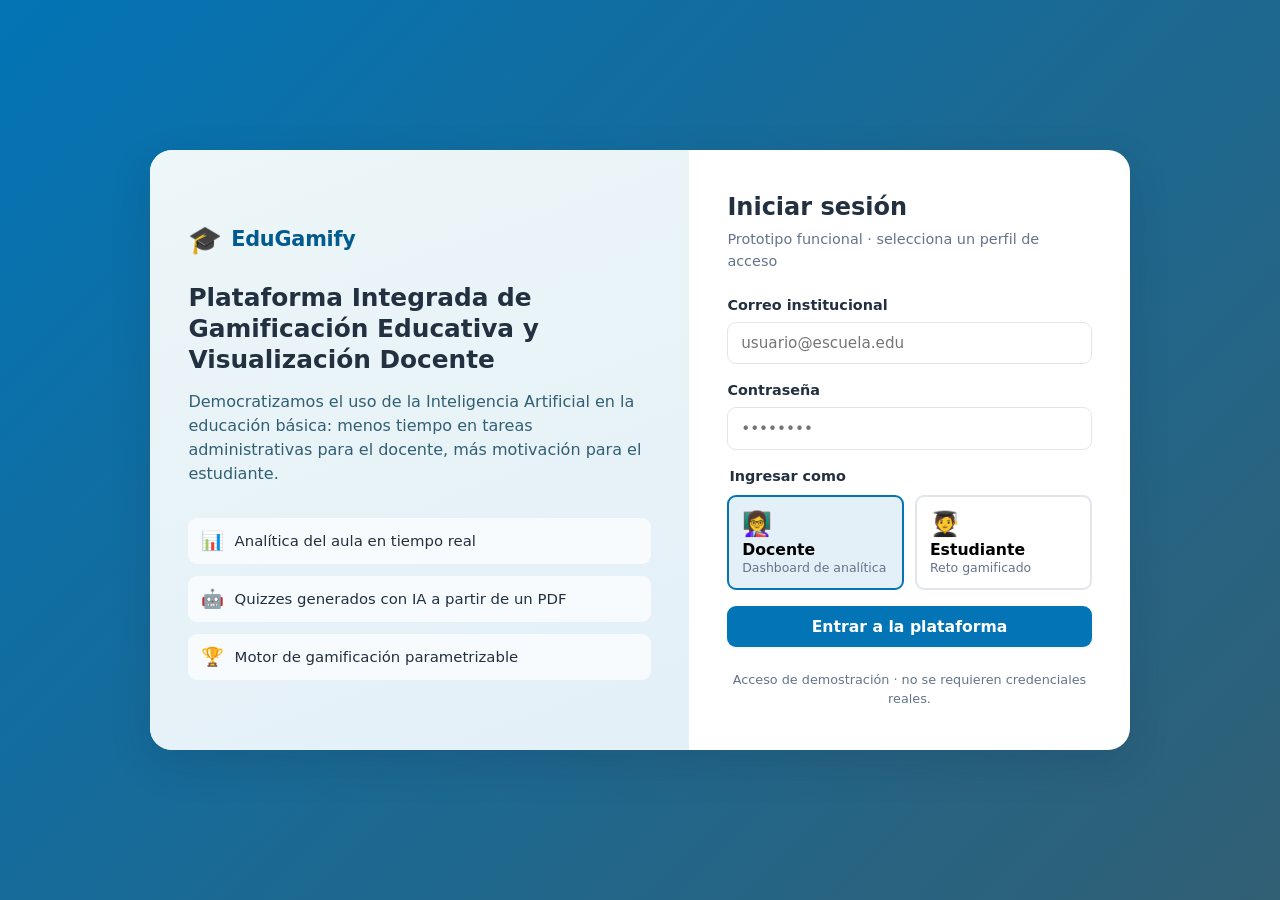
<file: index.html>
<!DOCTYPE html>
<html lang="es">
<head>
  <meta charset="UTF-8" />
  <meta name="viewport" content="width=device-width, initial-scale=1.0" />
  <title>EduGamify · Plataforma Integrada de Gamificación Educativa</title>
  <meta name="description" content="Democratizando la IA en la educación básica: menos carga administrativa, más motivación estudiantil." />
  <link rel="stylesheet" href="styles.css" />
</head>
<body class="login-page">
  <main class="login-wrapper">
    <section class="login-hero" aria-labelledby="hero-title">
      <div class="brand">
        <span class="brand-logo" aria-hidden="true">🎓</span>
        <span class="brand-name">EduGamify</span>
      </div>
      <h1 id="hero-title">Plataforma Integrada de Gamificación Educativa y Visualización Docente</h1>
      <p class="hero-subtitle">
        Democratizamos el uso de la Inteligencia Artificial en la educación básica:
        menos tiempo en tareas administrativas para el docente, más motivación para el estudiante.
      </p>
      <ul class="hero-features">
        <li><span aria-hidden="true">📊</span> Analítica del aula en tiempo real</li>
        <li><span aria-hidden="true">🤖</span> Quizzes generados con IA a partir de un PDF</li>
        <li><span aria-hidden="true">🏆</span> Motor de gamificación parametrizable</li>
      </ul>
    </section>

    <section class="login-card" aria-labelledby="login-title">
      <h2 id="login-title">Iniciar sesión</h2>
      <p class="login-hint">Prototipo funcional · selecciona un perfil de acceso</p>

      <form id="login-form" class="login-form" novalidate>
        <label class="field">
          <span>Correo institucional</span>
          <input type="email" name="email" placeholder="usuario@escuela.edu" autocomplete="username" />
        </label>
        <label class="field">
          <span>Contraseña</span>
          <input type="password" name="password" placeholder="••••••••" autocomplete="current-password" />
        </label>

        <fieldset class="role-select">
          <legend>Ingresar como</legend>
          <div class="role-options">
            <button type="button" class="role-btn is-active" data-target="dashboard-docente.html" data-role="docente">
              <span class="role-icon" aria-hidden="true">👩‍🏫</span>
              <span class="role-label">Docente</span>
              <span class="role-desc">Dashboard de analítica</span>
            </button>
            <button type="button" class="role-btn" data-target="evaluacion-estudiante.html" data-role="estudiante">
              <span class="role-icon" aria-hidden="true">🧑‍🎓</span>
              <span class="role-label">Estudiante</span>
              <span class="role-desc">Reto gamificado</span>
            </button>
          </div>
        </fieldset>

        <button type="submit" class="btn btn-primary btn-block">Entrar a la plataforma</button>
        <p class="login-foot">Acceso de demostración · no se requieren credenciales reales.</p>
      </form>
    </section>
  </main>

  <script src="app.js"></script>
</body>
</html>
</file>
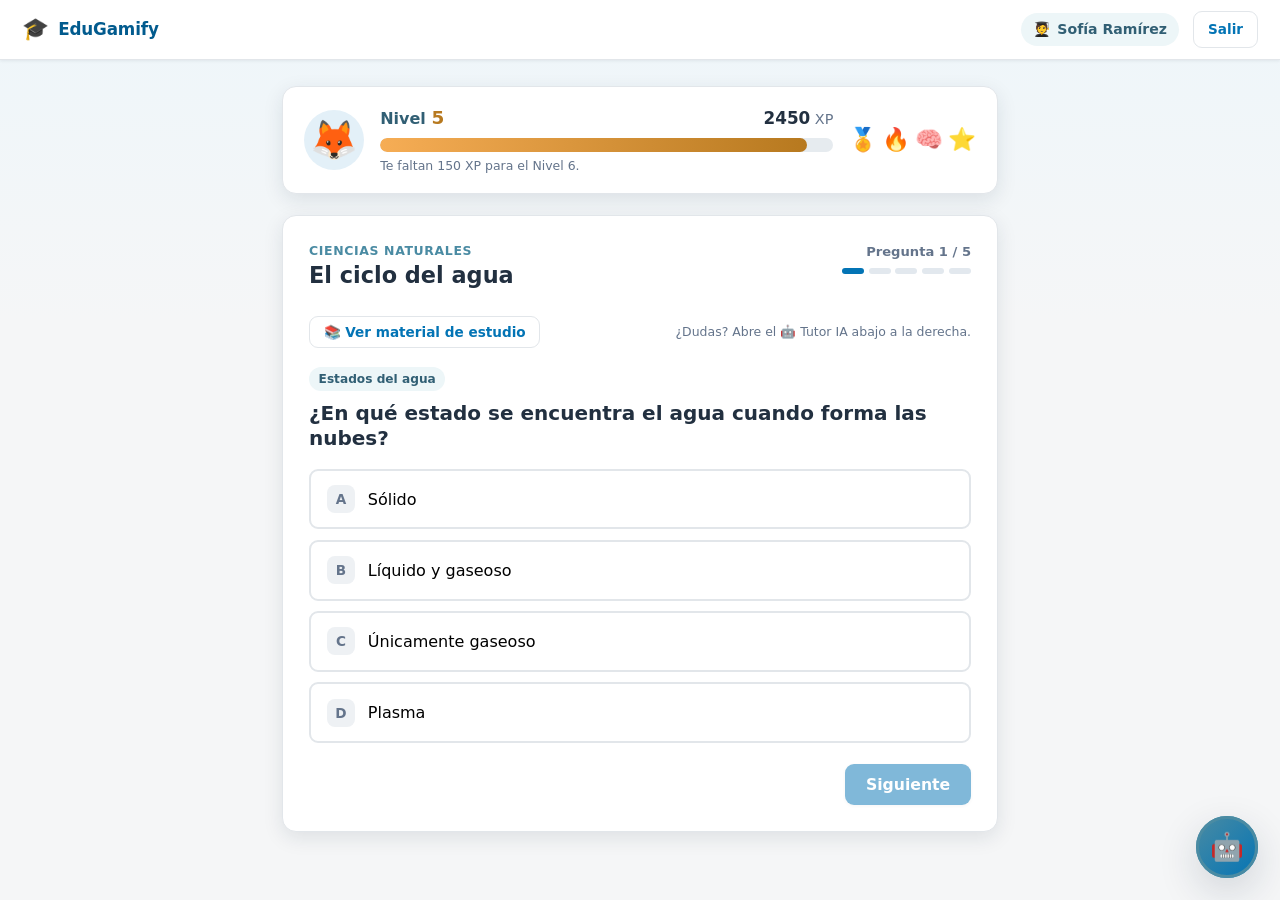
<file: evaluacion-estudiante.html>
<!DOCTYPE html>
<html lang="es">
<head>
  <meta charset="UTF-8" />
  <meta name="viewport" content="width=device-width, initial-scale=1.0" />
  <title>Mi Reto · EduGamify</title>
  <meta name="description" content="Reto gamificado del estudiante con retroalimentación inmediata y tutor IA." />
  <link rel="stylesheet" href="styles.css" />
</head>
<body class="app-page student-page">
  <header class="topbar">
    <div class="topbar-left">
      <a class="brand brand-sm" href="index.html">
        <span class="brand-logo" aria-hidden="true">🎓</span>
        <span class="brand-name">EduGamify</span>
      </a>
    </div>
    <div class="topbar-right">
      <span class="user-chip" id="student-chip"><span aria-hidden="true">🧑‍🎓</span> <span id="student-name">Estudiante</span></span>
      <a href="index.html" class="btn btn-ghost btn-sm">Salir</a>
    </div>
  </header>

  <main class="container student-container">
    <!-- Panel de gamificación -->
    <section class="game-hud" aria-label="Tu progreso de juego">
      <div class="hud-avatar" id="hud-avatar" aria-hidden="true">🦊</div>
      <div class="hud-main">
        <div class="hud-top">
          <span class="hud-level">Nivel <strong id="hud-level">1</strong></span>
          <span class="hud-xp"><strong id="hud-xp">0</strong> XP</span>
        </div>
        <div class="xp-bar" role="progressbar" aria-label="Barra de experiencia" aria-valuemin="0" aria-valuemax="100" aria-valuenow="0" id="xp-bar">
          <span class="xp-bar-fill" id="xp-bar-fill"></span>
        </div>
        <p class="hud-hint" id="hud-hint">Responde bien para ganar XP y subir de nivel.</p>
      </div>
      <div class="hud-badges" id="hud-badges" aria-label="Insignias obtenidas"></div>
    </section>

    <!-- Zona del quiz -->
    <section class="quiz-card" aria-labelledby="quiz-title">
      <div class="quiz-head">
        <div>
          <p class="quiz-eyebrow" id="quiz-materia">Ciencias Naturales</p>
          <h1 id="quiz-title">El ciclo del agua</h1>
        </div>
        <div class="quiz-progress">
          <span id="quiz-counter">Pregunta 1 / 5</span>
          <div class="quiz-steps" id="quiz-steps" aria-hidden="true"></div>
        </div>
      </div>

      <div class="quiz-toolbar">
        <button type="button" class="btn btn-ghost btn-sm" id="btn-material">📚 Ver material de estudio</button>
        <span class="quiz-toolbar-hint">¿Dudas? Abre el 🤖 Tutor IA abajo a la derecha.</span>
      </div>

      <div id="quiz-body">
        <p class="question-tema" id="question-tema">Tema</p>
        <h2 class="question-text" id="question-text">Cargando pregunta…</h2>
        <ul class="options-list" id="options-list"></ul>

        <div class="feedback" id="feedback" hidden>
          <p class="feedback-text" id="feedback-text"></p>
          <p class="feedback-xp" id="feedback-xp"></p>
        </div>

        <div class="quiz-actions quiz-actions-end">
          <button type="button" class="btn btn-primary" id="btn-next" disabled>Siguiente</button>
        </div>
      </div>

      <!-- Pantalla de resultados -->
      <div id="quiz-result" class="quiz-result" hidden>
        <div class="result-trophy" aria-hidden="true">🏆</div>
        <h2 id="result-title">¡Reto completado!</h2>
        <p class="result-score" id="result-score"></p>
        <div class="result-rewards">
          <div class="result-xp-gained">+<span id="result-xp">0</span> XP ganados</div>
          <div class="result-badges" id="result-badges"></div>
        </div>
        <button type="button" class="btn btn-primary" id="btn-retry">Volver a intentar</button>
      </div>
    </section>
  </main>

  <!-- Botón flotante Tutor IA -->
  <button type="button" class="fab" id="fab-chat" aria-label="Abrir Asistente IA">
    <span aria-hidden="true">🤖</span>
    <span class="fab-pulse" aria-hidden="true"></span>
  </button>

  <!-- Panel del chatbot -->
  <aside class="chatbot" id="chatbot" hidden aria-label="Asistente IA">
    <header class="chatbot-head">
      <div class="chatbot-head-main">
        <span class="chatbot-title"><span aria-hidden="true">🤖</span> Tutor IA <span class="chatbot-tag">apoyo, no respuestas</span></span>
        <span class="chatbot-help-quota" id="chatbot-help-quota" role="status" aria-live="polite" aria-atomic="true">5 ayudas</span>
      </div>
      <button type="button" class="chatbot-close" id="chatbot-close" aria-label="Cerrar asistente">✕</button>
    </header>
    <div class="chatbot-body" id="chatbot-body" aria-live="polite"></div>
    <div class="chatbot-actions" id="chatbot-actions" role="group" aria-label="Acciones rápidas del Tutor IA">
      <button type="button" class="chip" data-action="fifty">🎯 50/50</button>
      <button type="button" class="chip" data-action="hint">💡 Pista breve</button>
      <button type="button" class="chip" data-action="concept">📖 Explícame el concepto</button>
      <button type="button" class="chip" data-action="guide">❓ Pregunta guía</button>
      <button type="button" class="chip chip-free" data-action="material" title="No consume ayudas">📚 Material de estudio <span class="chip-free-tag">gratis</span></button>
    </div>
    <form class="chatbot-form" id="chatbot-form">
      <input type="text" id="chatbot-input" placeholder="Escribe tu duda…" autocomplete="off" aria-label="Mensaje para el tutor" />
      <button type="submit" class="btn btn-secondary btn-sm" aria-label="Enviar">➤</button>
    </form>
  </aside>

  <!-- Toast de logros -->
  <div class="toast" id="toast" role="status" aria-live="polite" hidden></div>

  <!-- Modal: Material de estudio del profesor -->
  <div class="modal-overlay" id="material-modal" hidden>
    <div class="modal" role="dialog" aria-modal="true" aria-labelledby="material-title">
      <header class="modal-head">
        <h2 id="material-title"><span aria-hidden="true">📚</span> Material de estudio</h2>
        <button type="button" class="chatbot-close" id="material-close" aria-label="Cerrar material">✕</button>
      </header>
      <p class="modal-sub">Documentos y videos que subió tu profesor. Repásalos cuando lo necesites.</p>
      <div class="material-list" id="material-list"></div>
    </div>
  </div>

  <script src="app.js"></script>
</body>
</html>
</file>
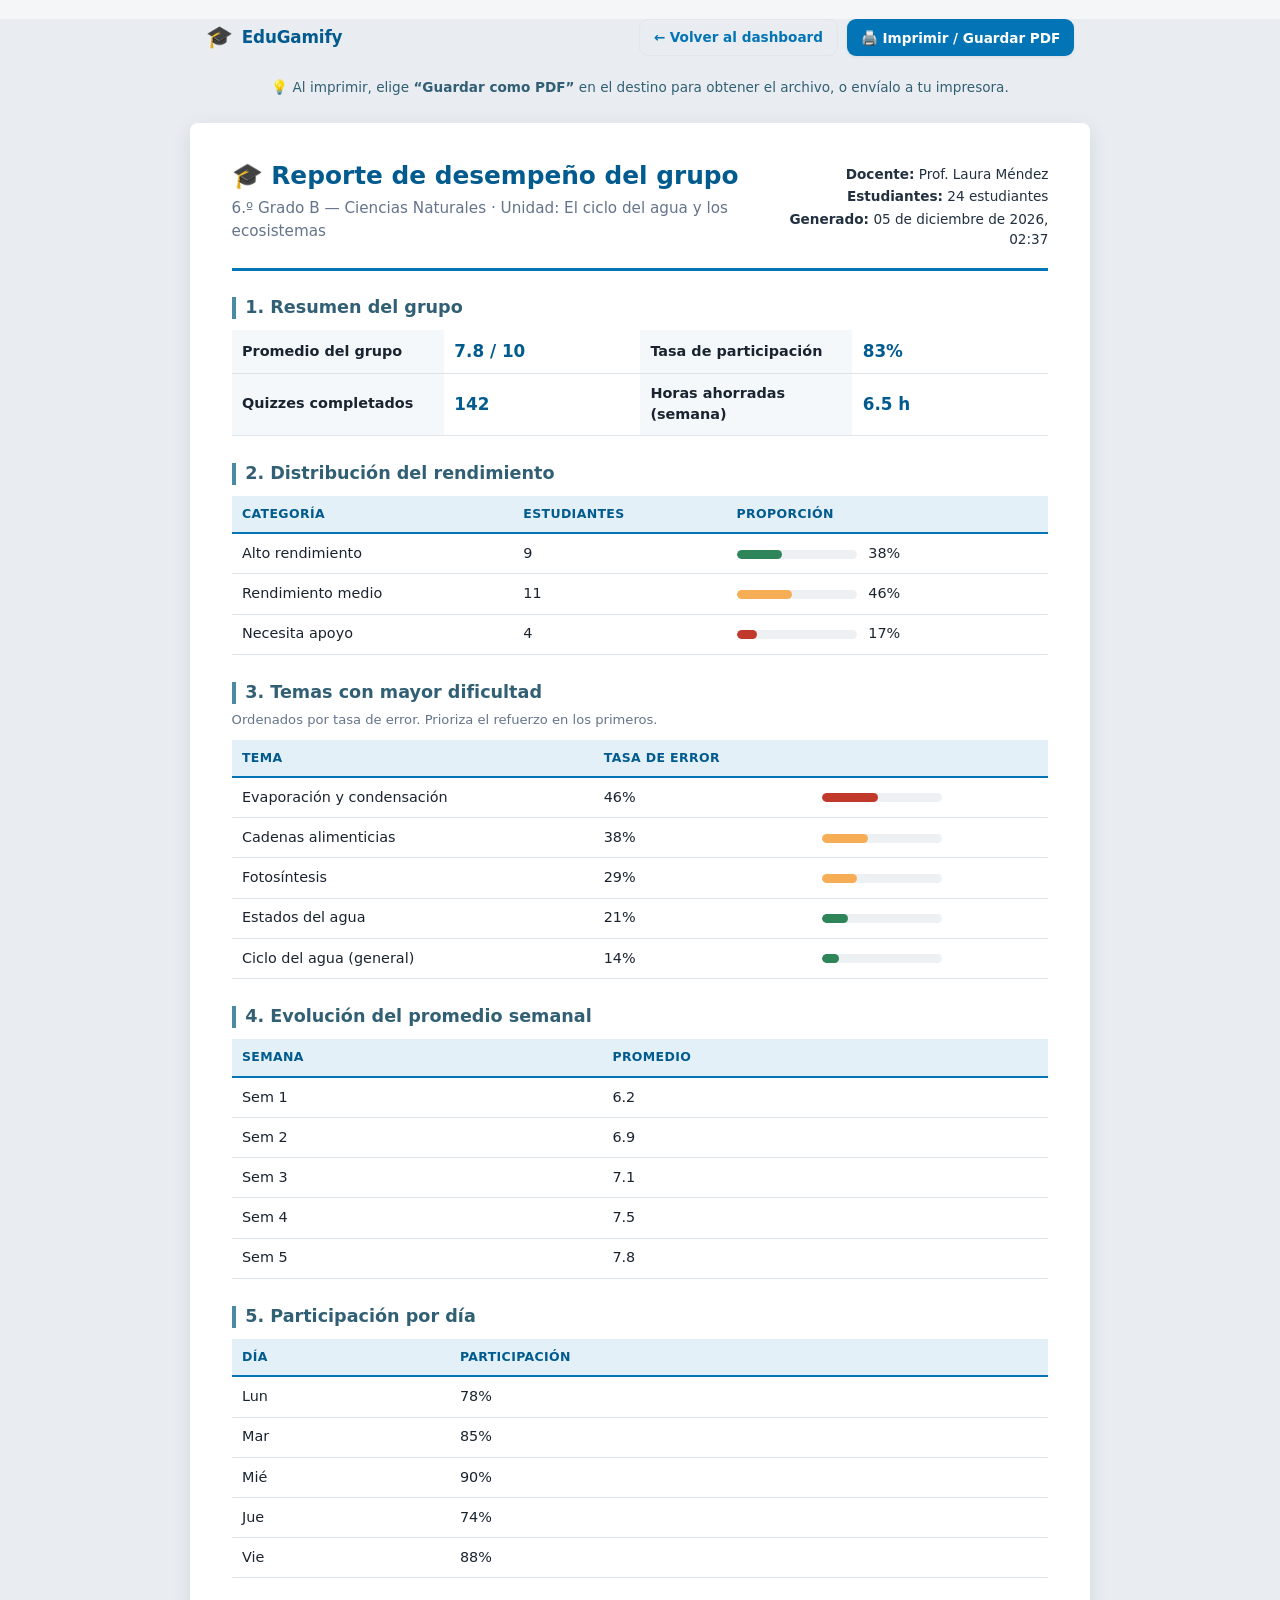
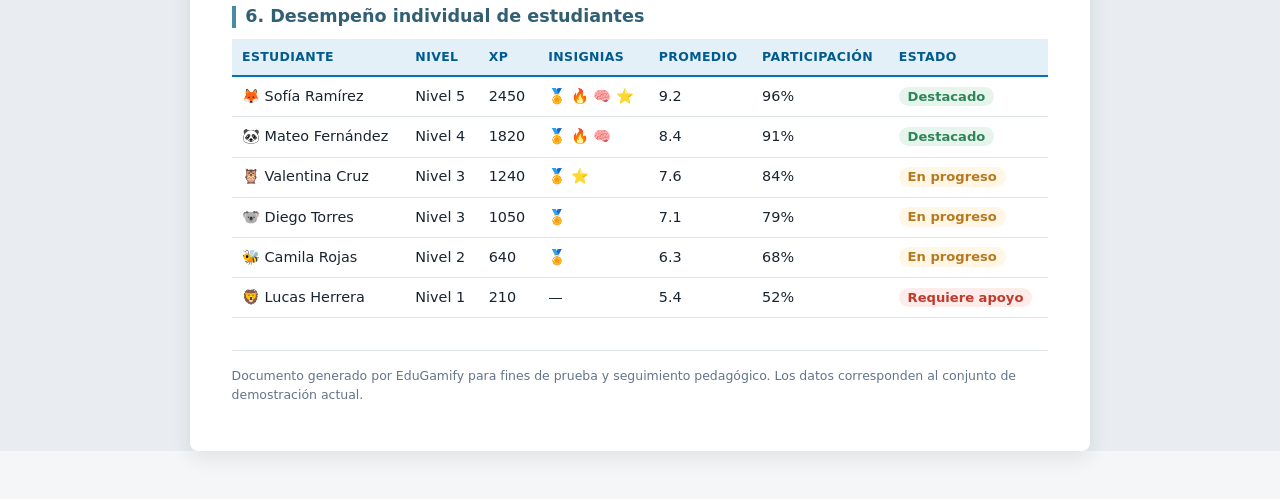
<file: reporte-docente.html>
<!DOCTYPE html>
<html lang="es">
<head>
  <meta charset="UTF-8" />
  <meta name="viewport" content="width=device-width, initial-scale=1.0" />
  <title>Reporte del grupo · EduGamify</title>
  <meta name="description" content="Reporte imprimible del rendimiento y desempeño de los estudiantes." />
  <link rel="stylesheet" href="styles.css" />
</head>
<body class="app-page report-page">
  <!-- Barra de control (no se imprime) -->
  <div class="report-controls no-print">
    <a class="brand brand-sm" href="dashboard-docente.html">
      <span class="brand-logo" aria-hidden="true">🎓</span>
      <span class="brand-name">EduGamify</span>
    </a>
    <div class="report-controls-actions">
      <a href="dashboard-docente.html" class="btn btn-ghost btn-sm">← Volver al dashboard</a>
      <button type="button" class="btn btn-primary btn-sm" id="btn-print">🖨️ Imprimir / Guardar PDF</button>
    </div>
  </div>

  <p class="report-tip no-print">
    💡 Al imprimir, elige <strong>“Guardar como PDF”</strong> en el destino para obtener el archivo, o envíalo a tu impresora.
  </p>

  <!-- Documento del reporte (área imprimible) -->
  <main class="report-sheet" id="report-root">
    <header class="report-header">
      <div>
        <h1 class="report-title"><span aria-hidden="true">🎓</span> Reporte de desempeño del grupo</h1>
        <p class="report-course" id="report-course">—</p>
      </div>
      <div class="report-meta">
        <p><strong>Docente:</strong> <span id="report-teacher">—</span></p>
        <p><strong>Estudiantes:</strong> <span id="report-total">—</span></p>
        <p><strong>Generado:</strong> <span id="report-date">—</span></p>
      </div>
    </header>

    <!-- Resumen del grupo -->
    <section class="report-section">
      <h2>1. Resumen del grupo</h2>
      <table class="report-table report-kpis">
        <tbody>
          <tr>
            <th scope="row">Promedio del grupo</th><td id="r-promedio">—</td>
            <th scope="row">Tasa de participación</th><td id="r-participacion">—</td>
          </tr>
          <tr>
            <th scope="row">Quizzes completados</th><td id="r-quizzes">—</td>
            <th scope="row">Horas ahorradas (semana)</th><td id="r-tiempo">—</td>
          </tr>
        </tbody>
      </table>
    </section>

    <!-- Distribución del rendimiento -->
    <section class="report-section">
      <h2>2. Distribución del rendimiento</h2>
      <table class="report-table" id="r-distribucion">
        <thead><tr><th>Categoría</th><th>Estudiantes</th><th>Proporción</th></tr></thead>
        <tbody></tbody>
      </table>
    </section>

    <!-- Temas difíciles -->
    <section class="report-section">
      <h2>3. Temas con mayor dificultad</h2>
      <p class="report-note">Ordenados por tasa de error. Prioriza el refuerzo en los primeros.</p>
      <table class="report-table" id="r-temas">
        <thead><tr><th>Tema</th><th>Tasa de error</th><th></th></tr></thead>
        <tbody></tbody>
      </table>
    </section>

    <!-- Evolución semanal -->
    <section class="report-section">
      <h2>4. Evolución del promedio semanal</h2>
      <table class="report-table" id="r-progreso">
        <thead><tr><th>Semana</th><th>Promedio</th></tr></thead>
        <tbody></tbody>
      </table>
    </section>

    <!-- Participación por día -->
    <section class="report-section">
      <h2>5. Participación por día</h2>
      <table class="report-table" id="r-participacion-dia">
        <thead><tr><th>Día</th><th>Participación</th></tr></thead>
        <tbody></tbody>
      </table>
    </section>

    <!-- Desempeño individual -->
    <section class="report-section">
      <h2>6. Desempeño individual de estudiantes</h2>
      <table class="report-table" id="r-estudiantes">
        <thead>
          <tr>
            <th>Estudiante</th><th>Nivel</th><th>XP</th>
            <th>Insignias</th><th>Promedio</th><th>Participación</th><th>Estado</th>
          </tr>
        </thead>
        <tbody></tbody>
      </table>
    </section>

    <footer class="report-footer">
      <p>Documento generado por EduGamify para fines de prueba y seguimiento pedagógico. Los datos corresponden al conjunto de demostración actual.</p>
    </footer>
  </main>

  <script src="app.js"></script>
</body>
</html>
</file>
<file: styles.css>
/* ============================================================
   EduGamify · Sistema de diseño
   Paleta amigable, moderna y no intimidante.
   ============================================================ */
:root {
  /* Primario — azul educativo y confiable */
  --primary: #0374b5;
  --primary-dark: #025b8e;
  --primary-soft: #e3f0f8;

  /* Secundario — IA / tecnología (turquesa) */
  --tech-deep: #315f74;
  --tech-mid: #4a8ba3;
  --tech-soft: #edf6f8;

  /* Acentos — gamificación (dorado / naranja) */
  --gold: #b7791f;
  --gold-light: #f6ad55;
  --gold-soft: #fff6e6;

  /* Estados */
  --success: #2f855a;
  --success-soft: #e6f4ec;
  --danger: #c0392b;
  --danger-soft: #fdecea;
  --warning: #dd6b20;

  /* Fondos y texto */
  --bg: #f5f6f7;
  --surface: #ffffff;
  --border: #e2e6ea;
  --text: #223040;
  --text-muted: #64748b;

  --radius: 14px;
  --radius-sm: 9px;
  --shadow-sm: 0 1px 3px rgba(20, 40, 60, .08);
  --shadow-md: 0 6px 20px rgba(20, 40, 60, .10);
  --shadow-lg: 0 14px 40px rgba(20, 40, 60, .16);
  --font: "Segoe UI", system-ui, -apple-system, Roboto, Helvetica, Arial, sans-serif;
}

* { box-sizing: border-box; }

/* El atributo hidden siempre gana sobre display:flex/grid de los componentes */
[hidden] { display: none !important; }

html, body {
  margin: 0;
  padding: 0;
  font-family: var(--font);
  color: var(--text);
  background: var(--bg);
  line-height: 1.5;
}

h1, h2, h3 { margin: 0 0 .3em; line-height: 1.25; }
p { margin: 0 0 .6em; }
a { color: var(--primary); text-decoration: none; }
img { max-width: 100%; }

/* ---------- Botones ---------- */
.btn {
  display: inline-flex;
  align-items: center;
  justify-content: center;
  gap: .5rem;
  border: none;
  border-radius: var(--radius-sm);
  padding: .7rem 1.3rem;
  font-size: .98rem;
  font-weight: 600;
  font-family: inherit;
  cursor: pointer;
  transition: transform .12s ease, background .2s ease, box-shadow .2s ease, opacity .2s;
}
.btn:active { transform: translateY(1px); }
.btn:disabled { opacity: .5; cursor: not-allowed; }
.btn-sm { padding: .45rem .85rem; font-size: .85rem; }
.btn-block { width: 100%; }

.btn-primary { background: var(--primary); color: #fff; box-shadow: var(--shadow-sm); }
.btn-primary:not(:disabled):hover { background: var(--primary-dark); box-shadow: var(--shadow-md); }

.btn-secondary { background: var(--tech-deep); color: #fff; }
.btn-secondary:not(:disabled):hover { background: #26485a; }

.btn-ghost { background: transparent; color: var(--primary); border: 1.5px solid var(--border); }
.btn-ghost:not(:disabled):hover { background: var(--primary-soft); border-color: var(--primary); }

/* ============================================================
   LOGIN
   ============================================================ */
.login-page {
  min-height: 100vh;
  background: linear-gradient(135deg, #0374b5 0%, #315f74 100%);
  display: flex;
  align-items: center;
  justify-content: center;
  padding: 2rem 1rem;
}
.login-wrapper {
  display: grid;
  grid-template-columns: 1.1fr .9fr;
  max-width: 980px;
  width: 100%;
  background: var(--surface);
  border-radius: 22px;
  overflow: hidden;
  box-shadow: var(--shadow-lg);
}
.login-hero {
  background: linear-gradient(160deg, #edf6f8 0%, #e3f0f8 100%);
  padding: 2.6rem 2.4rem;
  display: flex;
  flex-direction: column;
  justify-content: center;
}
.brand { display: inline-flex; align-items: center; gap: .55rem; }
.brand-logo { font-size: 1.7rem; }
.brand-name { font-weight: 800; font-size: 1.3rem; color: var(--primary-dark); letter-spacing: -.01em; }
.brand-sm .brand-logo { font-size: 1.35rem; }
.brand-sm .brand-name { font-size: 1.05rem; }

.login-hero h1 { font-size: 1.55rem; margin-top: 1.4rem; color: var(--text); }
.hero-subtitle { color: var(--tech-deep); margin-top: .4rem; }
.hero-features { list-style: none; padding: 0; margin: 1.4rem 0 0; display: grid; gap: .7rem; }
.hero-features li {
  display: flex; align-items: center; gap: .65rem;
  background: rgba(255,255,255,.7);
  padding: .6rem .8rem; border-radius: var(--radius-sm);
  font-weight: 500; font-size: .93rem;
}
.hero-features span { font-size: 1.15rem; }

.login-card { padding: 2.6rem 2.4rem; display: flex; flex-direction: column; justify-content: center; }
.login-card h2 { font-size: 1.5rem; }
.login-hint { color: var(--text-muted); font-size: .9rem; margin-bottom: 1.4rem; }

.login-form { display: grid; gap: 1rem; }
.field { display: grid; gap: .35rem; font-size: .9rem; font-weight: 600; color: var(--text); }
.field input {
  padding: .7rem .8rem; border: 1.5px solid var(--border);
  border-radius: var(--radius-sm); font-size: .95rem; font-family: inherit;
  transition: border .2s, box-shadow .2s;
}
.field input:focus { outline: none; border-color: var(--primary); box-shadow: 0 0 0 3px var(--primary-soft); }

.role-select { border: none; padding: 0; margin: 0; }
.role-select legend { font-size: .9rem; font-weight: 600; margin-bottom: .5rem; }
.role-options { display: grid; grid-template-columns: 1fr 1fr; gap: .7rem; }
.role-btn {
  display: flex; flex-direction: column; align-items: flex-start; gap: .1rem;
  padding: .8rem; border: 2px solid var(--border); border-radius: var(--radius-sm);
  background: var(--surface); cursor: pointer; text-align: left; font-family: inherit;
  transition: border .2s, background .2s, transform .12s;
}
.role-btn:hover { transform: translateY(-2px); }
.role-btn.is-active { border-color: var(--primary); background: var(--primary-soft); }
.role-icon { font-size: 1.5rem; }
.role-label { font-weight: 700; font-size: .98rem; }
.role-desc { font-size: .78rem; color: var(--text-muted); }
.login-foot { text-align: center; color: var(--text-muted); font-size: .8rem; margin: .4rem 0 0; }

/* ============================================================
   TOPBAR / LAYOUT
   ============================================================ */
.topbar {
  position: sticky; top: 0; z-index: 30;
  display: flex; align-items: center; justify-content: space-between;
  gap: 1rem; padding: .7rem 1.4rem;
  background: var(--surface); border-bottom: 1px solid var(--border);
  box-shadow: var(--shadow-sm);
}
.topbar-left, .topbar-right { display: flex; align-items: center; gap: .9rem; }
.topbar-divider { width: 1px; height: 24px; background: var(--border); }
.topbar-context { font-weight: 600; color: var(--tech-deep); font-size: .92rem; }
.user-chip {
  display: inline-flex; align-items: center; gap: .4rem;
  background: var(--tech-soft); color: var(--tech-deep);
  padding: .35rem .75rem; border-radius: 999px; font-weight: 600; font-size: .88rem;
}

.container { max-width: 1180px; margin: 0 auto; padding: 1.6rem 1.4rem 4rem; }

.page-head { display: flex; align-items: flex-end; justify-content: space-between; gap: 1rem; margin-bottom: 1.4rem; }
.page-head h1 { font-size: 1.65rem; }
.page-sub { color: var(--text-muted); margin: 0; }
.live-badge {
  display: inline-flex; align-items: center; gap: .45rem;
  background: var(--success-soft); color: var(--success);
  padding: .4rem .8rem; border-radius: 999px; font-weight: 700; font-size: .82rem; white-space: nowrap;
}
.live-dot { width: 9px; height: 9px; border-radius: 50%; background: var(--success); animation: pulse 1.6s infinite; }
@keyframes pulse { 0%,100% { opacity: 1; } 50% { opacity: .35; } }

/* ---------- KPIs ---------- */
.kpi-grid { display: grid; grid-template-columns: repeat(4, 1fr); gap: 1rem; margin-bottom: 1.4rem; }
.kpi-card {
  display: flex; align-items: center; gap: .9rem;
  background: var(--surface); border: 1px solid var(--border);
  border-radius: var(--radius); padding: 1.1rem; box-shadow: var(--shadow-sm);
}
.kpi-icon {
  display: grid; place-items: center; width: 48px; height: 48px;
  border-radius: 12px; font-size: 1.4rem; flex-shrink: 0;
}
.kpi-blue { background: var(--primary-soft); }
.kpi-cyan { background: var(--tech-soft); }
.kpi-gold { background: var(--gold-soft); }
.kpi-green { background: var(--success-soft); }
.kpi-value { font-size: 1.7rem; font-weight: 800; margin: 0; line-height: 1; }
.kpi-label { font-size: .82rem; color: var(--text-muted); margin: .25rem 0 0; }

/* ---------- Panel IA (generar quiz) ---------- */
.ai-panel {
  background: linear-gradient(135deg, var(--tech-soft) 0%, #ffffff 70%);
  border: 1px solid #d3e6ec; border-left: 5px solid var(--tech-mid);
  border-radius: var(--radius); padding: 1.3rem 1.4rem; margin-bottom: 1.6rem;
  display: grid; grid-template-columns: 1fr auto; gap: 1rem 1.5rem; align-items: center;
}
.ai-panel h2 { font-size: 1.15rem; color: var(--tech-deep); }
.ai-panel-text p { color: var(--text-muted); margin: 0; font-size: .92rem; }
.ai-panel-actions { display: flex; align-items: center; gap: .7rem; flex-wrap: wrap; }
.file-drop {
  display: inline-flex; align-items: center; gap: .5rem;
  border: 2px dashed var(--tech-mid); border-radius: var(--radius-sm);
  padding: .65rem 1rem; cursor: pointer; color: var(--tech-deep); font-weight: 600; font-size: .9rem;
  background: #fff; transition: background .2s;
}
.file-drop:hover { background: var(--tech-soft); }
.ai-progress { grid-column: 1 / -1; }
.ai-progress-bar { height: 10px; background: #dCeaee; border-radius: 999px; overflow: hidden; }
.ai-progress-bar span {
  display: block; height: 100%; width: 0;
  background: linear-gradient(90deg, var(--tech-mid), var(--primary));
  border-radius: 999px; transition: width .3s ease;
}
.ai-progress-text { font-size: .85rem; color: var(--tech-deep); margin: .4rem 0 0; font-weight: 600; }

/* ---------- Gráficos ---------- */
.charts-grid { display: grid; grid-template-columns: 1fr 1fr; gap: 1rem; margin-bottom: 1.6rem; }
.chart-card {
  background: var(--surface); border: 1px solid var(--border);
  border-radius: var(--radius); padding: 1.2rem; box-shadow: var(--shadow-sm);
}
.chart-card h2 { font-size: 1.02rem; }
.chart-note { font-weight: 500; color: var(--text-muted); font-size: .82rem; }
.chart-box { position: relative; height: 240px; margin-top: .6rem; }

/* ---------- Tabla ---------- */
.table-card {
  background: var(--surface); border: 1px solid var(--border);
  border-radius: var(--radius); padding: 1.2rem; box-shadow: var(--shadow-sm);
}
.table-card h2 { font-size: 1.1rem; margin-bottom: .9rem; }
.table-scroll { overflow-x: auto; }
.students-table { width: 100%; border-collapse: collapse; min-width: 640px; }
.students-table th, .students-table td { text-align: left; padding: .75rem .6rem; border-bottom: 1px solid var(--border); font-size: .92rem; }
.students-table th { color: var(--text-muted); font-size: .78rem; text-transform: uppercase; letter-spacing: .04em; }
.students-table tbody tr:hover { background: var(--primary-soft); }
.student-cell { display: flex; align-items: center; gap: .6rem; font-weight: 600; }
.student-cell .avatar { font-size: 1.3rem; }
.level-pill {
  display: inline-flex; align-items: center; gap: .3rem;
  background: var(--gold-soft); color: var(--gold);
  padding: .2rem .6rem; border-radius: 999px; font-weight: 700; font-size: .82rem;
}
.mini-badges { font-size: 1rem; letter-spacing: .1rem; }
.mini-badges .none { color: var(--text-muted); font-size: .82rem; letter-spacing: normal; }
.grade { font-weight: 700; }
.grade.high { color: var(--success); }
.grade.mid { color: var(--warning); }
.grade.low { color: var(--danger); }
.bar-mini { background: #eef1f4; border-radius: 999px; height: 8px; width: 90px; overflow: hidden; display: inline-block; vertical-align: middle; margin-right: .5rem; }
.bar-mini span { display: block; height: 100%; background: var(--primary); border-radius: 999px; }
.table-empty { text-align: center; color: var(--text-muted); padding: 1.5rem; }

/* ============================================================
   ESTUDIANTE
   ============================================================ */
.student-page { background: linear-gradient(180deg, #eef6fa 0%, var(--bg) 320px); }
.student-container { max-width: 760px; }

/* HUD de gamificación */
.game-hud {
  display: grid; grid-template-columns: auto 1fr auto; gap: 1rem; align-items: center;
  background: var(--surface); border: 1px solid var(--border);
  border-radius: var(--radius); padding: 1.1rem 1.3rem; box-shadow: var(--shadow-md); margin-bottom: 1.3rem;
}
.hud-avatar {
  font-size: 2.4rem; width: 60px; height: 60px; display: grid; place-items: center;
  background: var(--primary-soft); border-radius: 50%;
}
.hud-top { display: flex; justify-content: space-between; align-items: baseline; margin-bottom: .35rem; }
.hud-level { font-weight: 600; color: var(--tech-deep); }
.hud-level strong { color: var(--gold); font-size: 1.15rem; }
.hud-xp { font-size: .9rem; color: var(--text-muted); }
.hud-xp strong { color: var(--text); font-size: 1.05rem; }
.xp-bar { height: 14px; background: #e6ebef; border-radius: 999px; overflow: hidden; }
.xp-bar-fill {
  display: block; height: 100%; width: 0;
  background: linear-gradient(90deg, var(--gold-light), var(--gold));
  border-radius: 999px; transition: width .6s cubic-bezier(.34,1.56,.64,1);
}
.hud-hint { font-size: .78rem; color: var(--text-muted); margin: .35rem 0 0; }
.hud-badges { display: flex; gap: .3rem; font-size: 1.4rem; align-self: center; }
.hud-badges span { transition: transform .3s; }
.badge-pop { animation: badgePop .6s ease; }
@keyframes badgePop { 0% { transform: scale(0) rotate(-30deg); } 60% { transform: scale(1.4) rotate(10deg); } 100% { transform: scale(1); } }

/* Quiz */
.quiz-card { background: var(--surface); border: 1px solid var(--border); border-radius: var(--radius); padding: 1.6rem; box-shadow: var(--shadow-md); }
.quiz-head { display: flex; justify-content: space-between; align-items: flex-start; gap: 1rem; margin-bottom: 1.3rem; }
.quiz-eyebrow { color: var(--tech-mid); font-weight: 700; font-size: .78rem; text-transform: uppercase; letter-spacing: .05em; margin: 0; }
.quiz-head h1 { font-size: 1.4rem; }
.quiz-progress { text-align: right; font-size: .82rem; color: var(--text-muted); font-weight: 600; white-space: nowrap; }
.quiz-steps { display: flex; gap: .3rem; margin-top: .4rem; justify-content: flex-end; }
.quiz-steps .step { width: 22px; height: 6px; border-radius: 999px; background: #e2e8ee; transition: background .3s; }
.quiz-steps .step.done { background: var(--success); }
.quiz-steps .step.current { background: var(--primary); }

.question-tema { display: inline-block; background: var(--tech-soft); color: var(--tech-deep); font-size: .76rem; font-weight: 700; padding: .2rem .6rem; border-radius: 999px; margin: 0 0 .6rem; }
.question-text { font-size: 1.25rem; margin-bottom: 1.1rem; }

.options-list { list-style: none; padding: 0; margin: 0; display: grid; gap: .65rem; }
.option-btn {
  width: 100%; text-align: left; display: flex; align-items: center; gap: .8rem;
  padding: .9rem 1rem; border: 2px solid var(--border); border-radius: var(--radius-sm);
  background: var(--surface); font-family: inherit; font-size: 1rem; cursor: pointer;
  transition: border .18s, background .18s, transform .12s;
}
.option-btn:hover:not(:disabled) { border-color: var(--primary); background: var(--primary-soft); transform: translateX(3px); }
.option-btn:disabled { cursor: default; }
.option-key {
  flex-shrink: 0; width: 28px; height: 28px; display: grid; place-items: center;
  background: #eef1f4; border-radius: 8px; font-weight: 700; font-size: .85rem; color: var(--text-muted);
}
.option-btn.correct { border-color: var(--success); background: var(--success-soft); }
.option-btn.correct .option-key { background: var(--success); color: #fff; }
.option-btn.wrong { border-color: var(--danger); background: var(--danger-soft); }
.option-btn.wrong .option-key { background: var(--danger); color: #fff; }

.feedback {
  margin-top: 1rem; padding: .9rem 1.1rem; border-radius: var(--radius-sm);
  border-left: 4px solid var(--tech-mid); background: var(--tech-soft);
}
.feedback.ok { border-color: var(--success); background: var(--success-soft); }
.feedback.no { border-color: var(--danger); background: var(--danger-soft); }
.feedback-text { margin: 0; font-weight: 600; }
.feedback-xp { margin: .3rem 0 0; font-size: .85rem; color: var(--gold); font-weight: 700; }

.quiz-toolbar { display: flex; align-items: center; justify-content: space-between; gap: .8rem; margin-bottom: 1.1rem; flex-wrap: wrap; }
.quiz-toolbar-hint { font-size: .78rem; color: var(--text-muted); }

.quiz-actions { display: flex; justify-content: space-between; align-items: center; gap: .8rem; margin-top: 1.3rem; flex-wrap: wrap; }
.quiz-actions-end { justify-content: flex-end; }

/* Opciones eliminadas por 50/50 */
.option-btn.eliminated { opacity: .4; text-decoration: line-through; border-style: dashed; background: #f5f6f7; }
.option-btn.eliminated .option-key { background: #dfe3e7; color: #9aa5b1; }

/* Resultado */
.quiz-result { text-align: center; padding: 1.5rem 0; }
.result-trophy { font-size: 3.5rem; animation: badgePop .8s ease; }
.result-score { font-size: 1.15rem; color: var(--text-muted); }
.result-score strong { color: var(--primary); font-size: 1.6rem; }
.result-rewards { display: flex; flex-direction: column; align-items: center; gap: .8rem; margin: 1.3rem 0; }
.result-xp-gained { background: var(--gold-soft); color: var(--gold); font-weight: 800; padding: .5rem 1.1rem; border-radius: 999px; font-size: 1.05rem; }
.result-badges { font-size: 2rem; display: flex; gap: .4rem; }

/* ============================================================
   CHATBOT / FAB
   ============================================================ */
.fab {
  position: fixed; bottom: 22px; right: 22px; z-index: 40;
  width: 62px; height: 62px; border-radius: 50%; border: none; cursor: pointer;
  background: linear-gradient(135deg, var(--tech-mid), var(--primary));
  color: #fff; font-size: 1.7rem; box-shadow: var(--shadow-lg);
  display: grid; place-items: center; transition: transform .18s;
}
.fab:hover { transform: scale(1.08); }
.fab-pulse {
  position: absolute; inset: 0; border-radius: 50%;
  border: 3px solid var(--tech-mid); animation: fabPulse 2s infinite;
}
@keyframes fabPulse { 0% { transform: scale(1); opacity: .7; } 100% { transform: scale(1.5); opacity: 0; } }

.chatbot {
  position: fixed; bottom: 95px; right: 22px; z-index: 41;
  width: 340px; max-width: calc(100vw - 32px); height: 460px; max-height: 70vh;
  background: var(--surface); border: 1px solid var(--border); border-radius: var(--radius);
  box-shadow: var(--shadow-lg); display: flex; flex-direction: column; overflow: hidden;
  animation: slideUp .28s ease;
}
@keyframes slideUp { from { transform: translateY(20px); opacity: 0; } to { transform: translateY(0); opacity: 1; } }
.chatbot-head {
  display: flex; align-items: center; justify-content: space-between;
  padding: .8rem 1rem; background: linear-gradient(135deg, var(--tech-deep), var(--primary)); color: #fff;
}
.chatbot-head-main { min-width: 0; display: flex; align-items: center; gap: .55rem; }
.chatbot-title { font-weight: 700; display: flex; align-items: center; gap: .4rem; font-size: .98rem; }
.chatbot-tag { font-size: .62rem; background: rgba(255,255,255,.22); padding: .12rem .45rem; border-radius: 999px; font-weight: 600; }
.chatbot-help-quota {
  flex-shrink: 0; padding: .18rem .48rem; border: 1px solid rgba(255,255,255,.28); border-radius: 999px;
  background: rgba(255,255,255,.14); color: #fff; font-size: .7rem; font-weight: 700; white-space: nowrap;
}
.chatbot-help-quota.is-warning { background: var(--gold-soft); border-color: var(--gold-light); color: var(--gold); }
.chatbot-help-quota.is-exhausted { background: rgba(255,255,255,.1); color: rgba(255,255,255,.82); }
.chatbot-close { background: transparent; border: none; color: #fff; font-size: 1.1rem; cursor: pointer; line-height: 1; }
.chatbot-body { flex: 1; overflow-y: auto; padding: 1rem; display: flex; flex-direction: column; gap: .7rem; background: var(--bg); }
.chat-msg { max-width: 82%; padding: .6rem .85rem; border-radius: 14px; font-size: .9rem; line-height: 1.4; }
.chat-msg.bot { background: var(--tech-soft); color: var(--text); border-bottom-left-radius: 4px; align-self: flex-start; }
.chat-msg.user { background: var(--primary); color: #fff; border-bottom-right-radius: 4px; align-self: flex-end; }
.chat-typing { align-self: flex-start; color: var(--text-muted); font-size: .82rem; font-style: italic; }
/* Chips de acciones rápidas del Tutor IA */
.chatbot-actions {
  display: flex; gap: .4rem; padding: .6rem .7rem; overflow-x: auto;
  border-top: 1px solid var(--border); background: var(--surface);
  scrollbar-width: thin;
}
.chip {
  flex-shrink: 0; white-space: nowrap; cursor: pointer; font-family: inherit;
  border: 1.5px solid var(--tech-mid); color: var(--tech-deep); background: var(--tech-soft);
  border-radius: 999px; padding: .4rem .75rem; font-size: .8rem; font-weight: 600;
  transition: background .18s, transform .12s;
}
.chip:hover:not(:disabled) { background: #dcecf1; transform: translateY(-1px); }
.chip:active { transform: translateY(0); }
.chip.chip-highlight { background: var(--gold-soft); border-color: var(--gold-light); color: var(--gold); }
/* Acción que no consume ayudas */
.chip.chip-free { background: var(--success-soft); border-color: var(--success); color: var(--success); }
.chip.chip-free:hover:not(:disabled) { background: #d8ecdf; }
.chip-free-tag {
  font-size: .62rem; font-weight: 700; text-transform: uppercase; letter-spacing: .04em;
  background: var(--success); color: #fff; border-radius: 999px; padding: .05rem .35rem; margin-left: .2rem;
}
.chip:disabled {
  cursor: not-allowed; opacity: .58; transform: none; border-color: var(--border);
  background: #f3f6f8; color: var(--text-muted);
}

.chatbot-form { display: flex; gap: .5rem; padding: .7rem; border-top: 1px solid var(--border); background: var(--surface); }
.chatbot-form input { flex: 1; border: 1.5px solid var(--border); border-radius: 999px; padding: .55rem .9rem; font-size: .9rem; font-family: inherit; }
.chatbot-form input:focus { outline: none; border-color: var(--primary); }
.chatbot-form input:disabled { cursor: not-allowed; background: #f3f6f8; color: var(--text-muted); }
.chatbot-form .btn { border-radius: 50%; width: 40px; height: 40px; padding: 0; }
.chatbot-form .btn:disabled { cursor: not-allowed; opacity: .55; }

/* Estado: ayudas agotadas — el chat queda desactivado */
.chatbot.is-help-exhausted .chatbot-actions,
.chatbot.is-help-exhausted .chatbot-form { background: #f7f9fa; }
.chatbot.is-help-exhausted .chatbot-actions { position: relative; }

/* Toast */
.toast {
  position: fixed; top: 76px; left: 50%; transform: translateX(-50%) translateY(-20px);
  z-index: 50; background: var(--gold); color: #fff; font-weight: 700;
  padding: .7rem 1.3rem; border-radius: 999px; box-shadow: var(--shadow-lg);
  opacity: 0; transition: opacity .3s, transform .3s; pointer-events: none;
}
.toast.show { opacity: 1; transform: translateX(-50%) translateY(0); }

/* ============================================================
   MODAL · Material de estudio
   ============================================================ */
.modal-overlay {
  position: fixed; inset: 0; z-index: 60;
  background: rgba(20, 40, 60, .5);
  display: flex; align-items: center; justify-content: center; padding: 1rem;
  animation: fadeIn .2s ease;
}
@keyframes fadeIn { from { opacity: 0; } to { opacity: 1; } }
.modal {
  background: var(--surface); border-radius: var(--radius);
  width: 100%; max-width: 560px; max-height: 86vh; overflow-y: auto;
  box-shadow: var(--shadow-lg); padding: 1.4rem; animation: slideUp .28s ease;
}
.modal-head { display: flex; align-items: center; justify-content: space-between; }
.modal-head h2 { font-size: 1.25rem; }
.modal-head .chatbot-close { color: var(--text-muted); font-size: 1.2rem; }
.modal-sub { color: var(--text-muted); font-size: .9rem; margin-bottom: 1rem; }

.material-list { display: grid; gap: .8rem; }
.material-card {
  border: 1px solid var(--border); border-radius: var(--radius-sm);
  overflow: hidden; transition: box-shadow .2s;
}
.material-card.is-recommended { border-color: var(--gold-light); box-shadow: 0 0 0 2px var(--gold-soft); }
.material-card-head { display: flex; gap: .85rem; align-items: center; padding: .85rem; cursor: pointer; }
.material-thumb {
  flex-shrink: 0; width: 54px; height: 54px; border-radius: 10px;
  display: grid; place-items: center; font-size: 1.5rem;
}
.material-thumb.video { background: linear-gradient(135deg, var(--tech-mid), var(--primary)); color: #fff; position: relative; }
.material-thumb.documento { background: var(--gold-soft); }
.material-info { flex: 1; min-width: 0; }
.material-info h3 { font-size: .98rem; margin: 0 0 .15rem; }
.material-info p { font-size: .82rem; color: var(--text-muted); margin: 0; }
.material-meta { display: flex; gap: .5rem; align-items: center; margin-top: .3rem; flex-wrap: wrap; }
.material-tag { font-size: .68rem; font-weight: 700; padding: .12rem .5rem; border-radius: 999px; }
.material-tag.video { background: var(--primary-soft); color: var(--primary-dark); }
.material-tag.documento { background: var(--gold-soft); color: var(--gold); }
.material-tag.tema { background: #eef1f4; color: var(--text-muted); }
.material-tag.reco { background: var(--gold-light); color: #fff; }
.material-chevron { color: var(--text-muted); font-size: 1.1rem; transition: transform .2s; }
.material-card.open .material-chevron { transform: rotate(90deg); }

/* Contenido expandible (reproductor / documento simulado) */
.material-detail { display: none; padding: 0 .85rem .95rem; }
.material-card.open .material-detail { display: block; }
.video-player {
  position: relative; border-radius: 10px; overflow: hidden;
  background: linear-gradient(135deg, #1f3d4c, #0374b5);
  aspect-ratio: 16 / 9; display: grid; place-items: center; color: #fff; text-align: center;
}
.video-player .play-btn {
  width: 56px; height: 56px; border-radius: 50%; border: none; cursor: pointer;
  background: rgba(255,255,255,.9); color: var(--primary); font-size: 1.4rem;
  display: grid; place-items: center; box-shadow: var(--shadow-md); transition: transform .15s;
}
.video-player .play-btn:hover { transform: scale(1.1); }
.video-player .playing-note { font-weight: 600; }
.video-player .video-caption { position: absolute; bottom: 8px; left: 10px; font-size: .72rem; opacity: .85; }
.doc-preview {
  background: #fbfcfd; border: 1px solid var(--border); border-radius: 8px;
  padding: .9rem; font-size: .88rem; color: var(--text);
}
.doc-preview .doc-line { height: 8px; background: #e9edf1; border-radius: 4px; margin: .5rem 0; }
.doc-preview .doc-line.short { width: 60%; }
.demo-note { font-size: .72rem; color: var(--text-muted); margin-top: .5rem; font-style: italic; }

/* ============================================================
   RESPONSIVE
   ============================================================ */
@media (max-width: 900px) {
  .login-wrapper { grid-template-columns: 1fr; max-width: 460px; }
  .login-hero { display: none; }
  .kpi-grid { grid-template-columns: 1fr 1fr; }
  .charts-grid { grid-template-columns: 1fr; }
  .ai-panel { grid-template-columns: 1fr; }
}
@media (max-width: 560px) {
  .container { padding: 1.1rem 1rem 4rem; }
  .kpi-grid { grid-template-columns: 1fr; }
  .page-head { flex-direction: column; align-items: flex-start; }
  .topbar-context { display: none; }
  .quiz-card { padding: 1.1rem; }
  .game-hud { grid-template-columns: auto 1fr; }
  .hud-badges { grid-column: 1 / -1; justify-content: center; }
}

/* ============================================================
   REPORTE IMPRIMIBLE / PDF (docente)
   ============================================================ */
.page-head-actions { display: flex; align-items: center; gap: .7rem; flex-wrap: wrap; }

.report-page { background: #e9edf1; }
.report-controls {
  display: flex; align-items: center; justify-content: space-between; gap: 1rem;
  max-width: 900px; margin: 1.2rem auto 0; padding: 0 1rem; flex-wrap: wrap;
}
.report-controls-actions { display: flex; gap: .6rem; flex-wrap: wrap; }
.report-tip {
  max-width: 900px; margin: .7rem auto 0; padding: .6rem 1rem;
  font-size: .85rem; color: var(--tech-deep); text-align: center;
}

/* Hoja tipo A4 */
.report-sheet {
  max-width: 900px; margin: 1rem auto 3rem; background: #fff;
  padding: 2.4rem 2.6rem; border-radius: 8px; box-shadow: var(--shadow-md);
  color: #1a2430;
}
.report-header {
  display: flex; justify-content: space-between; align-items: flex-start; gap: 1.5rem;
  border-bottom: 3px solid var(--primary); padding-bottom: 1rem; margin-bottom: 1.6rem;
}
.report-title { font-size: 1.55rem; color: var(--primary-dark); margin: 0; }
.report-course { color: var(--text-muted); margin: .3rem 0 0; font-size: .95rem; }
.report-meta { text-align: right; font-size: .85rem; color: var(--text); min-width: 210px; }
.report-meta p { margin: .15rem 0; }

.report-section { margin-bottom: 1.7rem; break-inside: avoid; }
.report-section h2 {
  font-size: 1.1rem; color: var(--tech-deep);
  border-left: 4px solid var(--tech-mid); padding-left: .6rem; margin-bottom: .7rem;
}
.report-note { font-size: .82rem; color: var(--text-muted); margin: -.3rem 0 .6rem; }

.report-table { width: 100%; border-collapse: collapse; font-size: .9rem; }
.report-table th, .report-table td {
  text-align: left; padding: .55rem .65rem; border-bottom: 1px solid #dfe4e9; vertical-align: middle;
}
.report-table thead th {
  background: var(--primary-soft); color: var(--primary-dark);
  font-size: .78rem; text-transform: uppercase; letter-spacing: .03em; border-bottom: 2px solid var(--primary);
}
.report-table.report-kpis th { background: #f5f8fb; width: 26%; }
.report-table.report-kpis td { font-weight: 700; font-size: 1.05rem; color: var(--primary-dark); width: 24%; }

.r-bar {
  display: inline-block; vertical-align: middle; width: 120px; height: 9px;
  background: #eef1f4; border-radius: 999px; overflow: hidden; margin-right: .45rem;
}
.r-bar-fill { display: block; height: 100%; border-radius: 999px; }
.r-bar-fill.high { background: var(--success); }
.r-bar-fill.mid { background: var(--gold-light); }
.r-bar-fill.low { background: var(--danger); }

.r-estado { font-weight: 700; font-size: .82rem; padding: .15rem .55rem; border-radius: 999px; white-space: nowrap; }
.r-estado.high { background: var(--success-soft); color: var(--success); }
.r-estado.mid { background: var(--gold-soft); color: var(--gold); }
.r-estado.low { background: var(--danger-soft); color: var(--danger); }

.report-footer { margin-top: 2rem; padding-top: 1rem; border-top: 1px solid #dfe4e9; font-size: .78rem; color: var(--text-muted); }

/* Responsive del reporte (pantalla; la impresión usa @media print) */
@media (max-width: 720px) {
  .report-controls { justify-content: center; }
  .report-sheet { padding: 1.5rem 1.2rem; margin: .8rem auto 2rem; }
  .report-header { flex-direction: column; gap: .5rem; }
  .report-title { font-size: 1.3rem; }
  .report-meta { text-align: left; min-width: 0; }
  /* Tablas anchas: scroll horizontal contenido, sin desbordar la página */
  .report-table {
    display: block; width: 100%;
    overflow-x: auto; -webkit-overflow-scrolling: touch; white-space: nowrap;
  }
  .r-bar { width: 84px; }
}

/* ---------- Reglas de IMPRESIÓN ---------- */
@media print {
  @page { size: A4; margin: 14mm; }
  body { background: #fff !important; }
  .no-print { display: none !important; }
  .report-sheet {
    max-width: none; margin: 0; padding: 0; border-radius: 0; box-shadow: none;
  }
  .report-section { break-inside: avoid; page-break-inside: avoid; }
  /* Restaura el layout de tabla por si el ancho de página activó el modo scroll */
  .report-table { display: table !important; width: 100% !important; white-space: normal !important; overflow: visible !important; }
  .report-table thead { display: table-header-group; }
  .report-table tr { break-inside: avoid; }
  /* Asegura que los colores de barras y estados se impriman */
  * { -webkit-print-color-adjust: exact !important; print-color-adjust: exact !important; }
}
</file>
